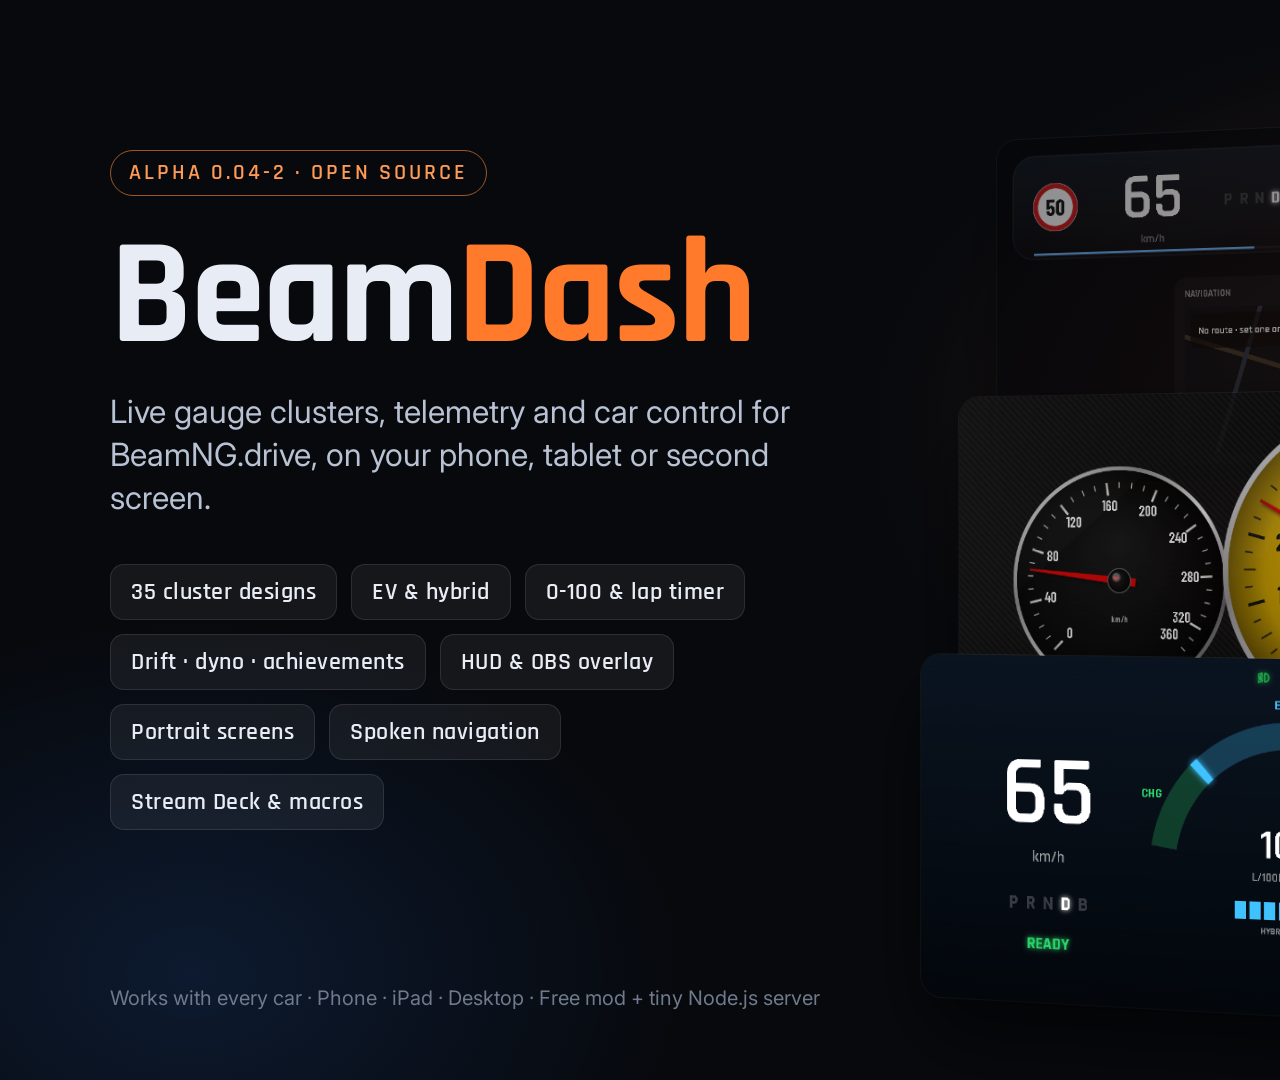
<file: media/promo.html>
<!doctype html>
<html><head><meta charset="utf-8">
<title>BeamDash alpha 0.04-2 promo</title>
<!-- Promo art for BeamDash alpha 0.04-2. Render with headless Chrome: ?v=banner at 1920x1080, ?v=designs at 1920x2458. -->
<link href="https://fonts.googleapis.com/css2?family=Rajdhani:wght@500;600;700&family=Inter:wght@400;600&display=swap" rel="stylesheet">
<style>
  * { box-sizing: border-box; margin: 0; }
  body { width: 1920px; background: #07090d; color: #e8edf5; font-family: Inter, system-ui, sans-serif; overflow: hidden; }
  .view { display: none; } body.banner .banner, body.designs .designs { display: block; }
  .banner { position: relative; height: 1080px; background:
      radial-gradient(900px 600px at 78% 40%, rgba(255,106,31,.16), transparent 70%),
      radial-gradient(700px 500px at 10% 90%, rgba(47,128,255,.14), transparent 70%), #07090d; }
  .copy { position: absolute; left: 110px; top: 150px; width: 700px; }
  .badge { display: inline-block; padding: 8px 18px; border: 1px solid rgba(255,138,61,.6); border-radius: 999px; color: #ff9a55; font: 600 22px Rajdhani; letter-spacing: 3px; text-transform: uppercase; }
  h1 { font: 700 150px/1 Rajdhani; letter-spacing: -2px; margin: 26px 0 18px; }
  h1 span { color: #ff7a2a; }
  .tag { font-size: 32px; line-height: 1.35; color: #b8c2d3; }
  .chips { display: flex; flex-wrap: wrap; gap: 14px; margin-top: 44px; }
  .chip { padding: 12px 20px; border-radius: 14px; background: rgba(255,255,255,.06); border: 1px solid rgba(255,255,255,.1); font: 600 24px Rajdhani; letter-spacing: .5px; }
  .foot { position: absolute; left: 110px; bottom: 70px; color: #6f7a8c; font-size: 20px; }
  .stack { position: absolute; right: -40px; top: 120px; width: 1060px; height: 840px; perspective: 2200px; }
  .stack img { position: absolute; width: 960px; border-radius: 22px; box-shadow: 0 40px 90px rgba(0,0,0,.7), 0 0 0 1px rgba(255,255,255,.08); transform: rotateY(-14deg); }
  .stack img:nth-child(1) { top: 0; left: 60px; opacity: .55; }
  .stack img:nth-child(2) { top: 270px; left: 20px; opacity: .8; }
  .stack img:nth-child(3) { top: 540px; left: -20px; }
  .phone { position: absolute; right: 70px; bottom: 60px; width: 230px; border-radius: 30px; border: 6px solid #1b1f27; box-shadow: 0 30px 70px rgba(0,0,0,.8); }
  .designs { padding: 60px 70px 40px; height: 2458px; background: radial-gradient(1200px 500px at 50% 0, rgba(255,106,31,.12), transparent 70%), #07090d; }
  .designs h2 { font: 700 64px Rajdhani; } .designs h2 small { font: 600 28px Rajdhani; color: #8a95a8; margin-left: 18px; letter-spacing: 1px; }
  .grid { display: grid; grid-template-columns: repeat(4, 1fr); gap: 26px 26px; margin-top: 36px; }
  .tile img { width: 100%; display: block; border-radius: 12px; box-shadow: 0 0 0 1px rgba(255,255,255,.08); }
  .tile b { display: block; font: 700 24px Rajdhani; margin-top: 8px; } .tile i { font: 400 15px Inter; font-style: normal; color: #8a95a8; }
</style></head>
<body>
  <section class="view banner">
    <div class="copy">
      <div class="badge">alpha 0.04-2 · open source</div>
      <h1>Beam<span>Dash</span></h1>
      <p class="tag">Live gauge clusters, telemetry and car control for BeamNG.drive, on your phone, tablet or second screen.</p>
      <div class="chips"><span class="chip">35 cluster designs</span><span class="chip">EV &amp; hybrid</span><span class="chip">0-100 &amp; lap timer</span><span class="chip">Drift · dyno · achievements</span><span class="chip">HUD &amp; OBS overlay</span><span class="chip">Portrait screens</span><span class="chip">Spoken navigation</span><span class="chip">Stream Deck &amp; macros</span></div>
    </div>
    <div class="stack"><img src="screenshots/cluster-neueKlasse26.png"><img src="screenshots/cluster-maranello05.png"><img src="screenshots/cluster-synergy16.png"></div>
    <img class="phone" src="screenshots/page-deck-phone.png">
    <div class="foot">Works with every car · Phone · iPad · Desktop · Free mod + tiny Node.js server</div>
  </section>
  <section class="view designs">
    <h2>35 cluster designs<small>1960s → 2026 · US · Euro · Japan · Korea · Custom</small></h2>
    <div class="grid"><div class="tile"><img src="screenshots/cluster-us70.png"><b>Detroit '70</b><i>1970s · US</i></div><div class="tile"><img src="screenshots/cluster-eu72.png"><b>Bavaria '72</b><i>1970s · Euro</i></div><div class="tile"><img src="screenshots/cluster-bav86.png"><b>Bavaria '86</b><i>1980s · Euro</i></div><div class="tile"><img src="screenshots/cluster-us84.png"><b>Digital '84</b><i>1980s · US</i></div><div class="tile"><img src="screenshots/cluster-bav95.png"><b>Bavaria M '98</b><i>1990s · Euro</i></div><div class="tile"><img src="screenshots/cluster-rally98.png"><b>Pleiades Rally '98</b><i>1990s · Japan</i></div><div class="tile"><img src="screenshots/cluster-optitron04.png"><b>Optitron '04</b><i>2000s · Japan</i></div><div class="tile"><img src="screenshots/cluster-bav06.png"><b>Bavaria '06</b><i>2000s · Euro</i></div><div class="tile"><img src="screenshots/cluster-pony05.png"><b>Retro Pony '05</b><i>2000s · US</i></div><div class="tile"><img src="screenshots/cluster-vette14.png"><b>Stingray '14</b><i>2010s · US</i></div><div class="tile"><img src="screenshots/cluster-virtual16.png"><b>Euro Virtual '16</b><i>2010s · Euro</i></div><div class="tile"><img src="screenshots/cluster-bavLive22.png"><b>Bavaria Live '22</b><i>2020s · Euro</i></div><div class="tile"><img src="screenshots/cluster-curve26.png"><b>Bavaria Curved '26</b><i>2020s · Euro</i></div><div class="tile"><img src="screenshots/cluster-wrx22.png"><b>Pleiades '22</b><i>2020s · Japan</i></div><div class="tile"><img src="screenshots/cluster-bavBlack12.png"><b>Bavaria Black Panel '12</b><i>2010s · Euro</i></div><div class="tile"><img src="screenshots/cluster-stuttgart19.png"><b>Stuttgart Five-Dial '19</b><i>2010s · Euro</i></div><div class="tile"><img src="screenshots/cluster-skyline99.png"><b>Neo Skyline '99</b><i>1990s · Japan</i></div><div class="tile"><img src="screenshots/cluster-truck19.png"><b>Heartland Pickup '19</b><i>2010s · US</i></div><div class="tile"><img src="screenshots/cluster-ponyS650.png"><b>Pony S650 '24</b><i>2020s · US</i></div><div class="tile"><img src="screenshots/cluster-c8_20.png"><b>Mid-Engine '20</b><i>2020s · US</i></div><div class="tile"><img src="screenshots/cluster-ridgeEV24.png"><b>Volt Ridge EV '24</b><i>2020s · US</i></div><div class="tile"><img src="screenshots/cluster-ss69.png"><b>Super Sport '69</b><i>1960s · US</i></div><div class="tile"><img src="screenshots/cluster-luxe21.png"><b>Lux Digital '21</b><i>2020s · US</i></div><div class="tile"><img src="screenshots/cluster-neueKlasse26.png"><b>Neue Klasse '26</b><i>2020s · Euro</i></div><div class="tile"><img src="screenshots/cluster-bavMTrack24.png"><b>Bavaria M Track '24</b><i>2020s · Euro</i></div><div class="tile"><img src="screenshots/cluster-maranello05.png"><b>Maranello '05</b><i>2000s · Euro</i></div><div class="tile"><img src="screenshots/cluster-taycan20.png"><b>Zuffen EV '20</b><i>2020s · Euro</i></div><div class="tile"><img src="screenshots/cluster-w124_89.png"><b>Sindelfingen '89</b><i>1980s · Euro</i></div><div class="tile"><img src="screenshots/cluster-tokyo86.png"><b>Tokyo VFD '86</b><i>1980s · Japan</i></div><div class="tile"><img src="screenshots/cluster-synergy16.png"><b>Synergy '16</b><i>2010s · Japan</i></div><div class="tile"><img src="screenshots/cluster-rotary92.png"><b>Rotary '92</b><i>1990s · Japan</i></div><div class="tile"><img src="screenshots/cluster-gtr09.png"><b>Godzilla '09</b><i>2000s · Japan</i></div><div class="tile"><img src="screenshots/cluster-ioniq22.png"><b>Seoul EV '22</b><i>2020s · Korea</i></div><div class="tile"><img src="screenshots/cluster-race.png"><b>Motorsport Pro</b><i>Custom · Custom</i></div><div class="tile"><img src="screenshots/cluster-builder.png"><b>Custom Builder</b><i>Custom · Custom</i></div></div>
  </section>
  <script>document.body.className = new URLSearchParams(location.search).get('v') || 'banner';</script>
</body></html>
</file>
